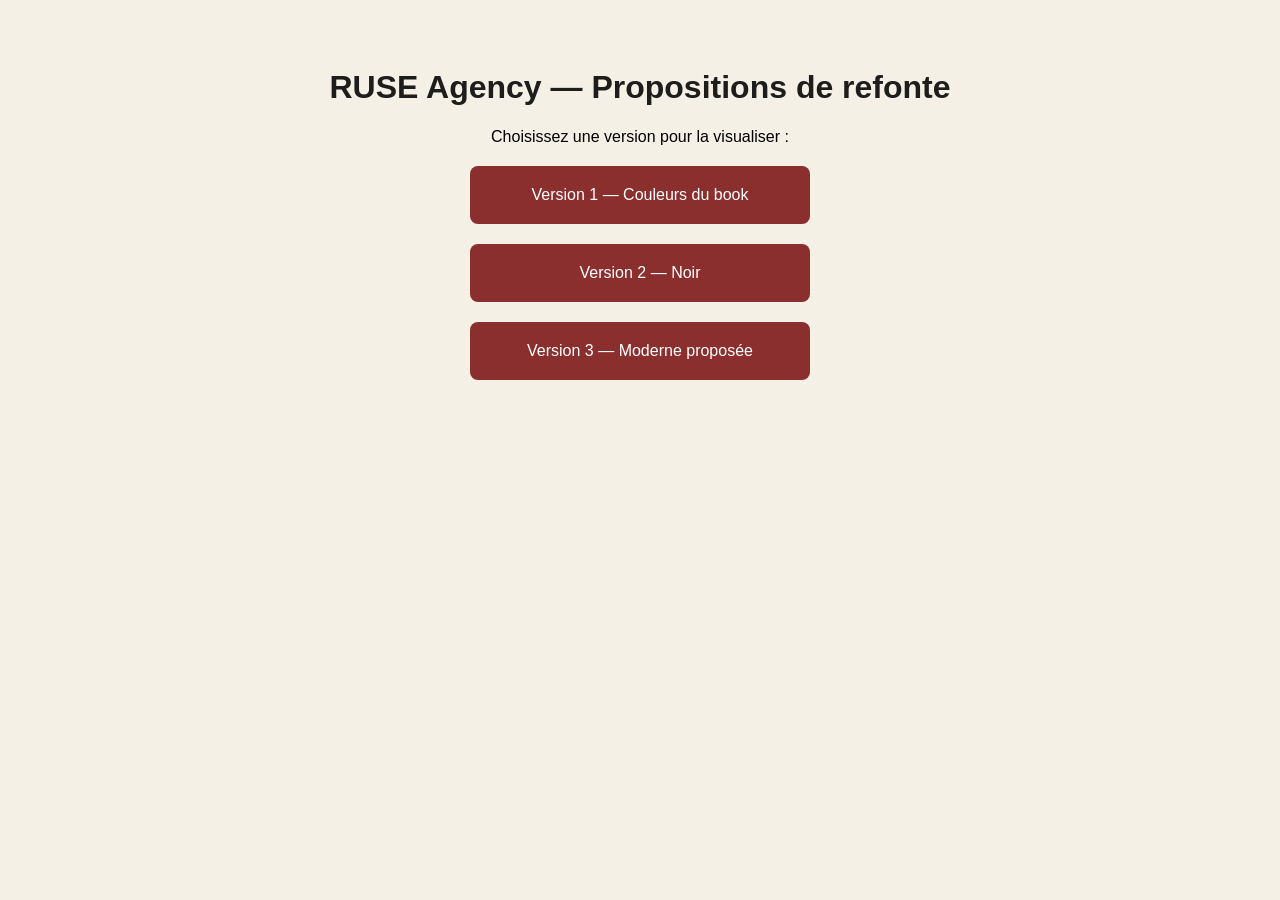
<file: index.html>
<!DOCTYPE html>
<html lang="fr">
<head>
<meta charset="UTF-8">
<title>RUSE Agency — Aperçus des propositions</title>
<style>
body { font-family: Montserrat, sans-serif; background:#F5F0E6; padding:40px; text-align:center; }
h1 { color:#1D1D1B; }
.links a { display:block; margin:20px auto; padding:20px; background:#8B2E2E; color:white; text-decoration:none; width:300px; border-radius:8px; }
</style>
</head>
<body>
<h1>RUSE Agency — Propositions de refonte</h1>
<p>Choisissez une version pour la visualiser :</p>
<div class="links">
<a href="v1-couleurs/">Version 1 — Couleurs du book</a>
<a href="v2-noir/">Version 2 — Noir</a>
<a href="v3-moderne/">Version 3 — Moderne proposée</a>
</div>
</body>
</html>
</file>
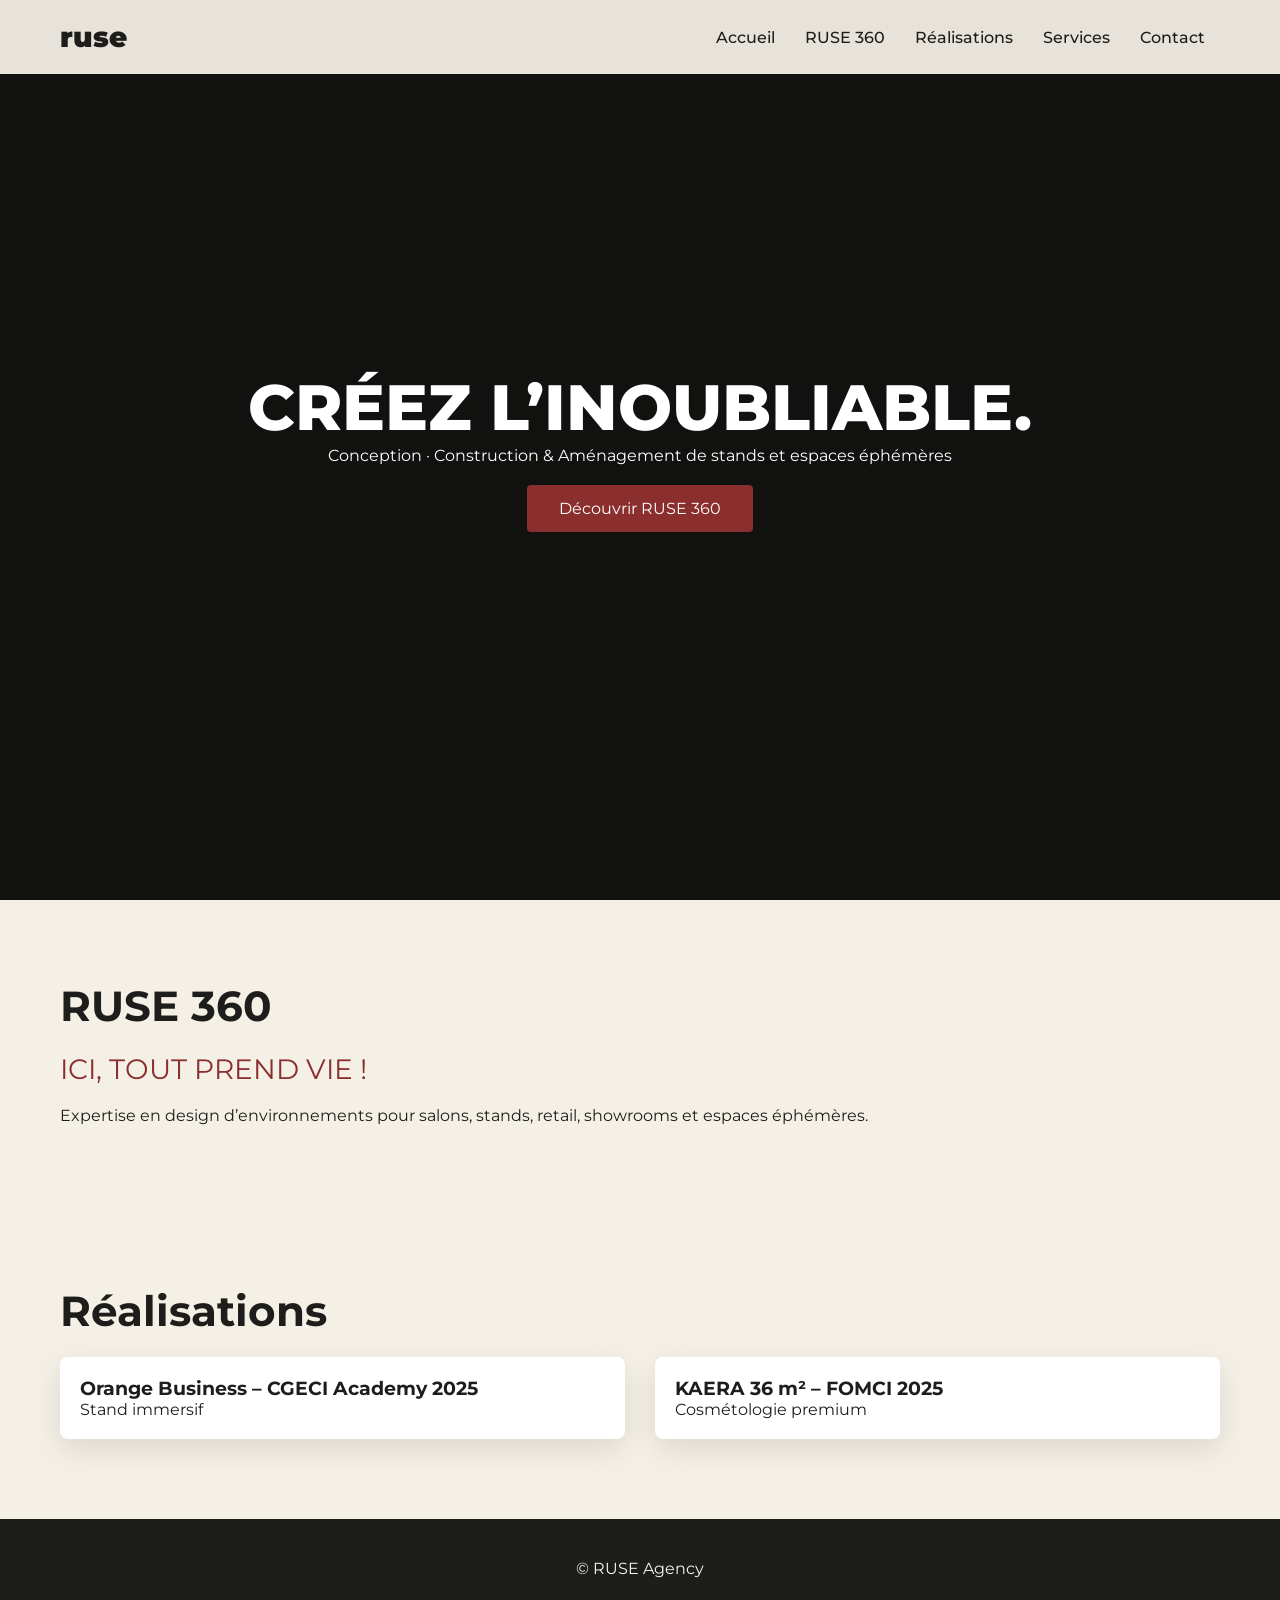
<file: v1-couleurs/index.html>
<!DOCTYPE html>
<html lang="fr">
<head>
<meta charset="UTF-8">
<meta name="viewport" content="width=device-width, initial-scale=1.0">
<title>RUSE Agency — Version Couleurs Book</title>
<link href="https://fonts.googleapis.com/css2?family=Montserrat:wght@300;400;500;600;700;800;900&display=swap" rel="stylesheet">
<link rel="stylesheet" href="css/v1.css">
</head>
<body>
<header class="header"><div class="container"><a href="index.html" class="logo">ruse</a><nav><a href="index.html">Accueil</a><a href="ruse-360.html">RUSE 360</a><a href="realisations.html">Réalisations</a><a href="services.html">Services</a><a href="contact.html">Contact</a></nav></div></header>
<section id="accueil" class="hero"><div class="hero-content"><h1>CRÉEZ L’INOUBLIABLE.</h1><p>Conception · Construction & Aménagement de stands et espaces éphémères</p><a href="ruse-360.html" class="btn">Découvrir RUSE 360</a></div></section>
<section class="section"><div class="container"><h2>RUSE 360</h2><p class="lead">ICI, TOUT PREND VIE !</p><p>Expertise en design d’environnements pour salons, stands, retail, showrooms et espaces éphémères.</p></div></section>
<section class="section"><div class="container"><h2>Réalisations</h2><div class="projects"><article class="project"><div class="info"><h3>Orange Business – CGECI Academy 2025</h3><p>Stand immersif</p></div></article><article class="project"><div class="info"><h3>KAERA 36 m² – FOMCI 2025</h3><p>Cosmétologie premium</p></div></article></div></div></section>
<footer><p>© RUSE Agency</p></footer>
</body>
</html>
</file>
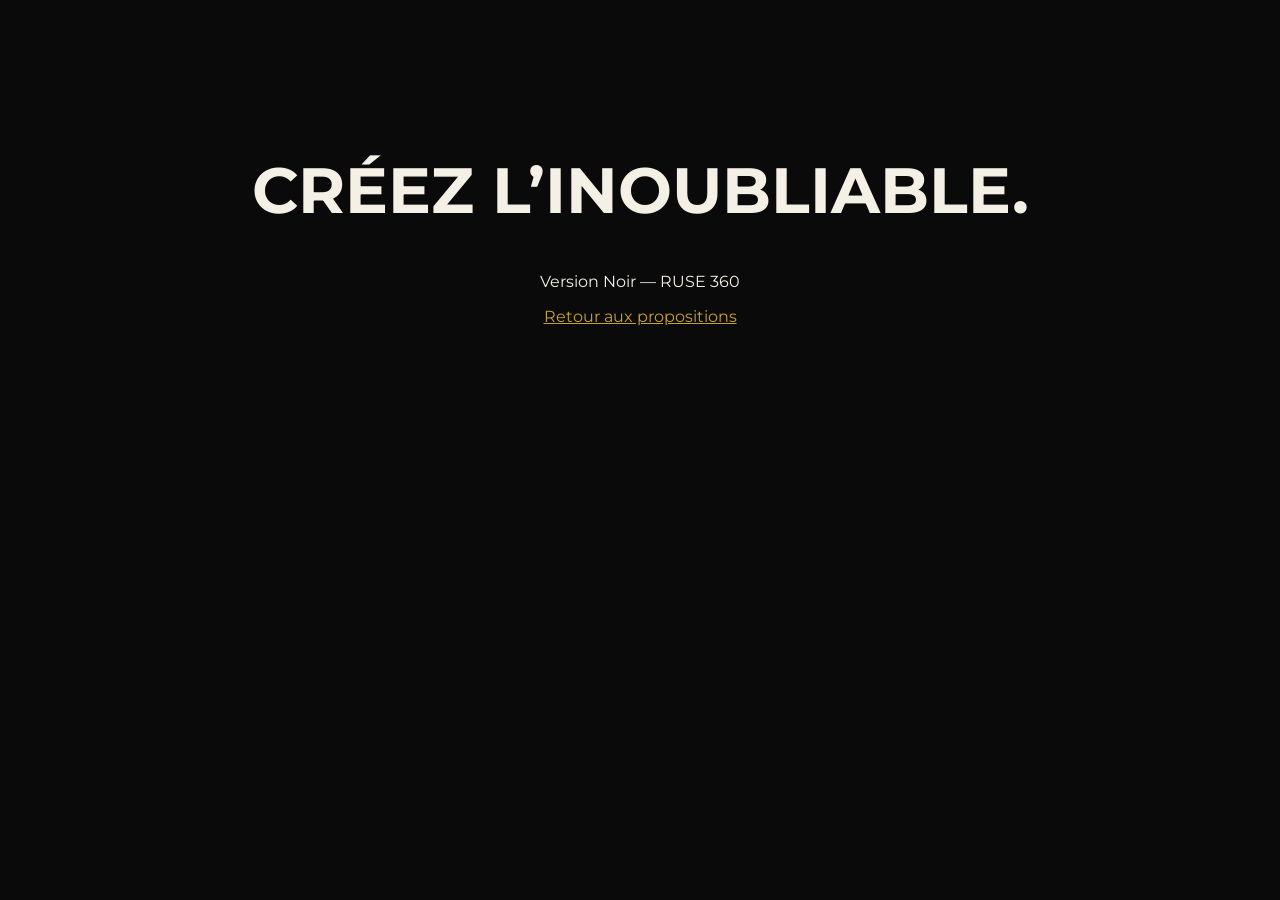
<file: v2-noir/index.html>
<!DOCTYPE html>
<html lang="fr">
<head>
<meta charset="UTF-8">
<title>RUSE Agency — Version Noir</title>
<link href="https://fonts.googleapis.com/css2?family=Montserrat:wght@300;400;500;600;700;800;900&display=swap" rel="stylesheet">
<style>body{background:#0A0A0A;color:#F5F0E6;font-family:Montserrat,sans-serif;text-align:center;padding:100px 20px;}h1{font-size:64px;}a{color:#C9A227;}</style>
</head>
<body>
<h1>CRÉEZ L’INOUBLIABLE.</h1>
<p>Version Noir — RUSE 360</p>
<p><a href="../index.html">Retour aux propositions</a></p>
</body>
</html>
</file>
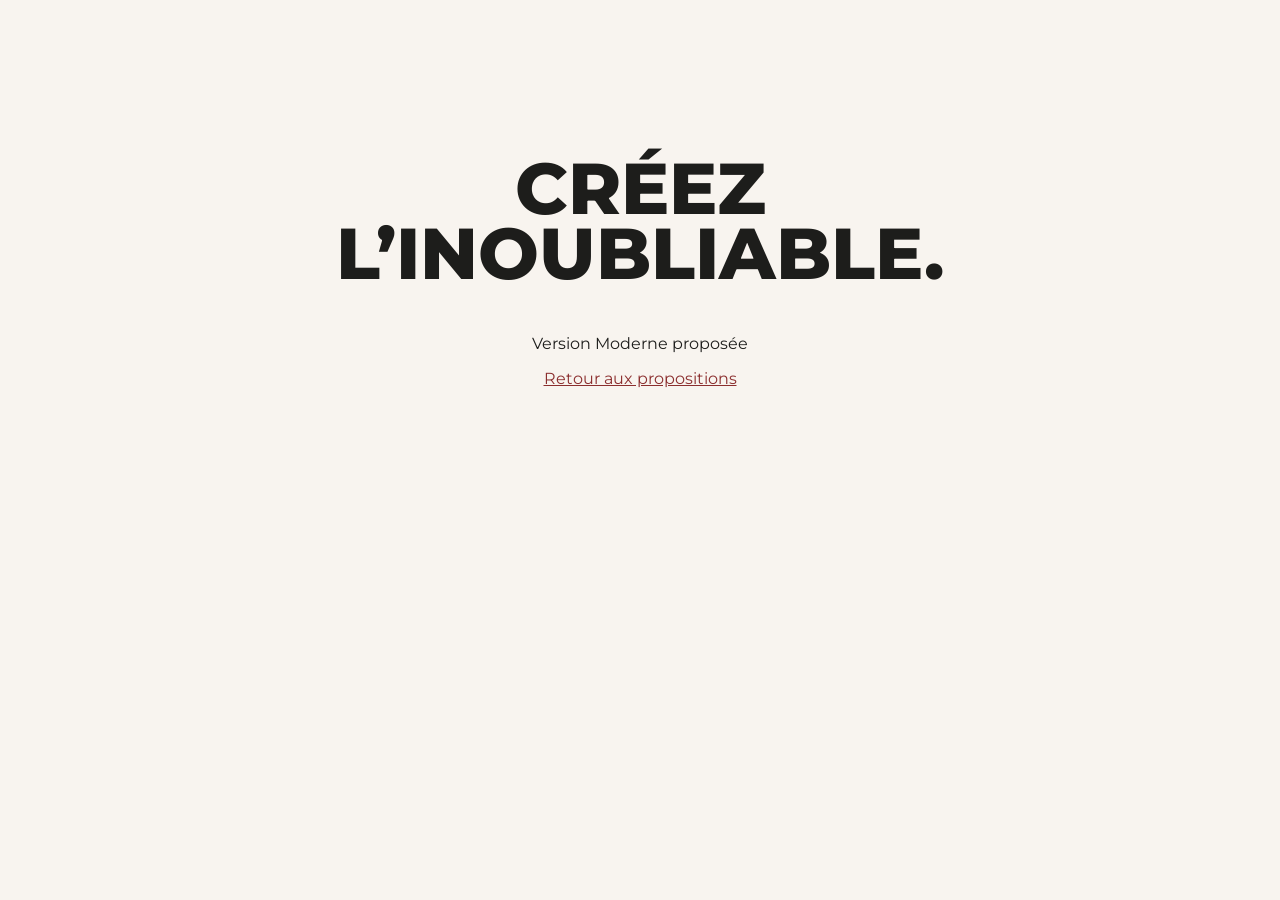
<file: v3-moderne/index.html>
<!DOCTYPE html>
<html lang="fr">
<head>
<meta charset="UTF-8">
<title>RUSE Agency — Version Moderne</title>
<link href="https://fonts.googleapis.com/css2?family=Montserrat:wght@300;400;500;600;700;800;900&display=swap" rel="stylesheet">
<style>body{background:#F8F4EF;color:#1D1D1B;font-family:Montserrat,sans-serif;text-align:center;padding:100px 20px;}h1{font-size:72px;font-weight:800;line-height:0.9;}a{color:#8B2E2E;}</style>
</head>
<body>
<h1>CRÉEZ<br>L’INOUBLIABLE.</h1>
<p>Version Moderne proposée</p>
<p><a href="../index.html">Retour aux propositions</a></p>
</body>
</html>
</file>
<file: v1-couleurs/css/v1.css>
:root { --beige: #F5F0E6; --brown: #6B4F2A; --black: #1D1D1B; --cream: #F8F4EF; --burgundy: #8B2E2E; }
* { margin:0; padding:0; box-sizing:border-box; }
body { font-family: 'Montserrat', sans-serif; background: var(--beige); color: var(--black); }
.container { max-width: 1200px; margin: 0 auto; padding: 0 20px; }
.header { position: fixed; top:0; width:100%; background: rgba(245,240,230,0.95); backdrop-filter: blur(10px); z-index:100; padding: 20px 0; }
.header .container { display:flex; justify-content:space-between; align-items:center; }
.logo { font-weight:900; font-size:28px; text-decoration:none; color:var(--black); }
nav a { margin:0 15px; text-decoration:none; color:var(--black); font-weight:500; }
.hero { height:100vh; display:flex; align-items:center; justify-content:center; text-align:center; background: linear-gradient(rgba(0,0,0,0.4), rgba(0,0,0,0.4)), #1D1D1B; color:white; }
.hero h1 { font-size:64px; font-weight:800; }
.btn { display:inline-block; margin-top:20px; padding:14px 32px; background:var(--burgundy); color:white; text-decoration:none; border-radius:4px; }
.section { padding:80px 0; }
h2 { font-size:42px; margin-bottom:20px; }
.lead { font-size:28px; color:var(--burgundy); margin-bottom:20px; }
.projects { display:grid; grid-template-columns:repeat(auto-fit, minmax(280px,1fr)); gap:30px; }
.project { background:white; border-radius:8px; overflow:hidden; box-shadow:0 10px 30px rgba(0,0,0,0.1); padding:20px; }
footer { text-align:center; padding:40px; background:var(--black); color:var(--cream); }
</file>
